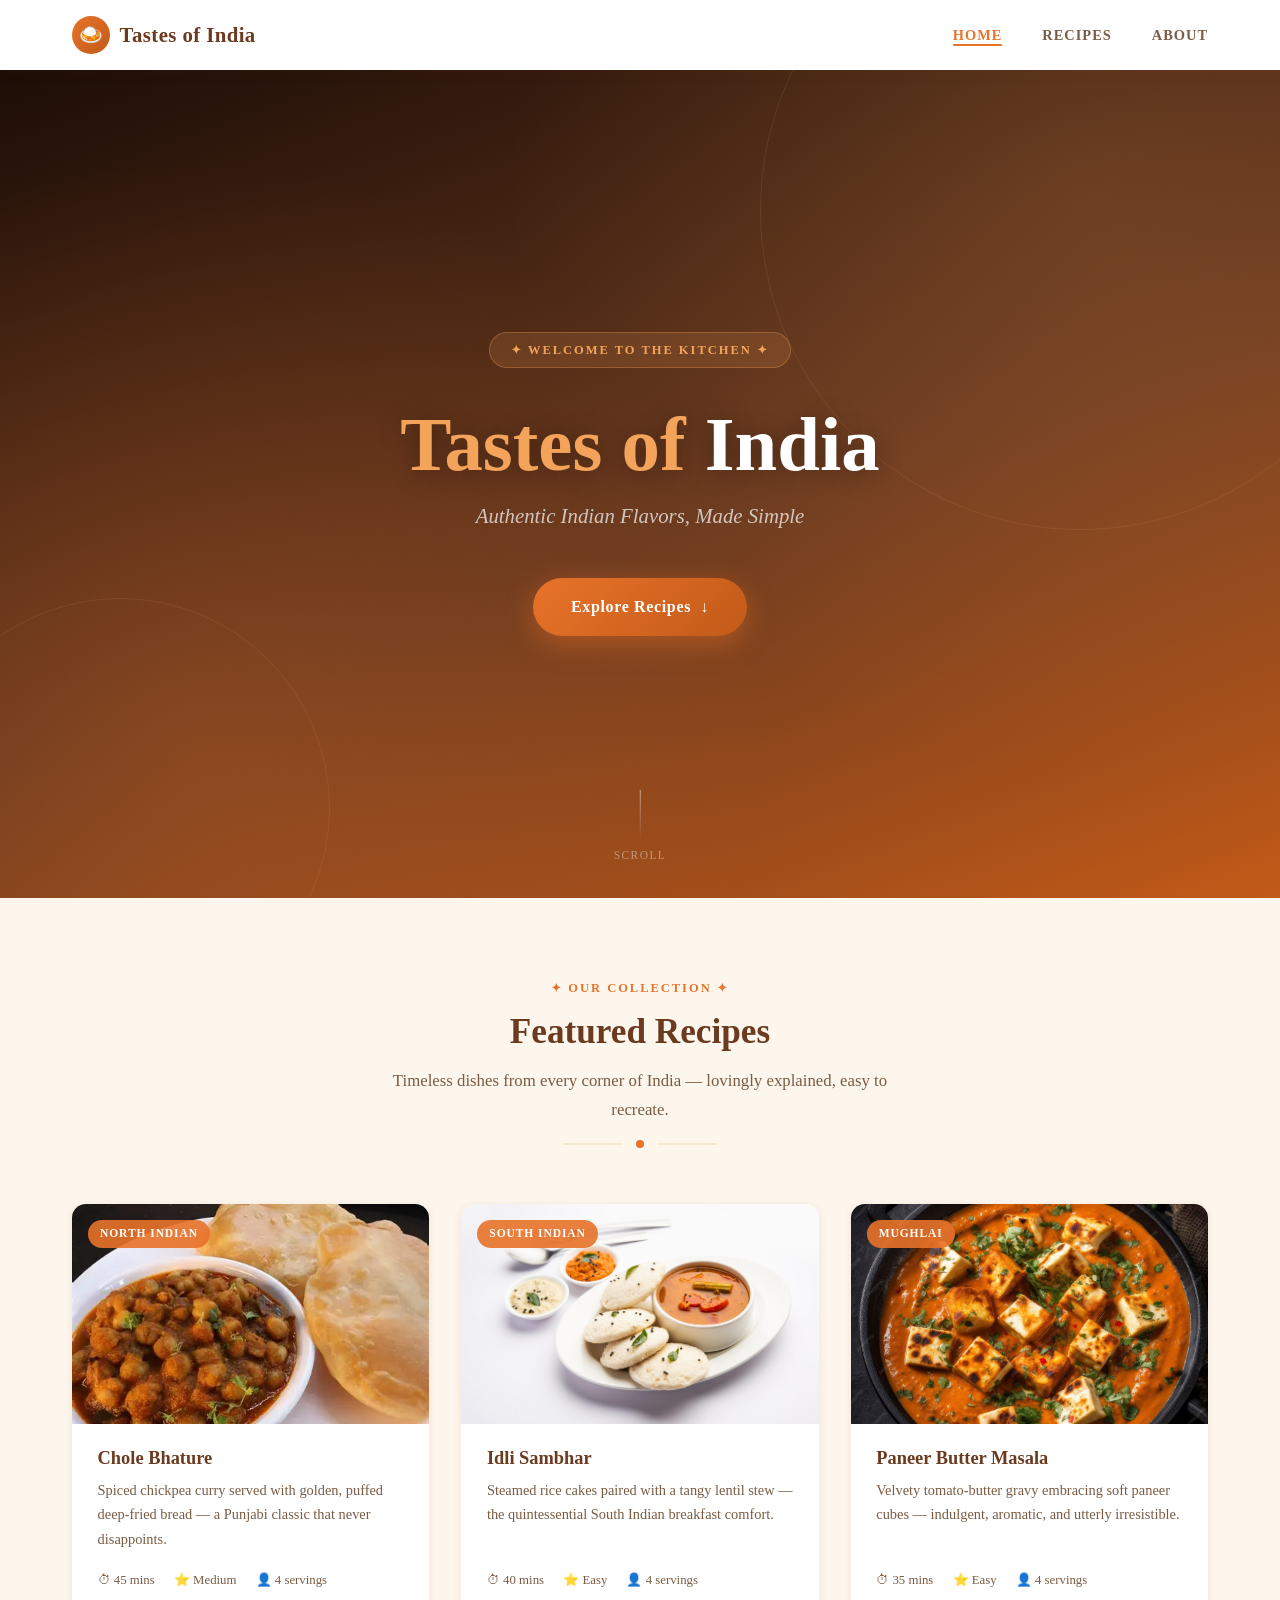
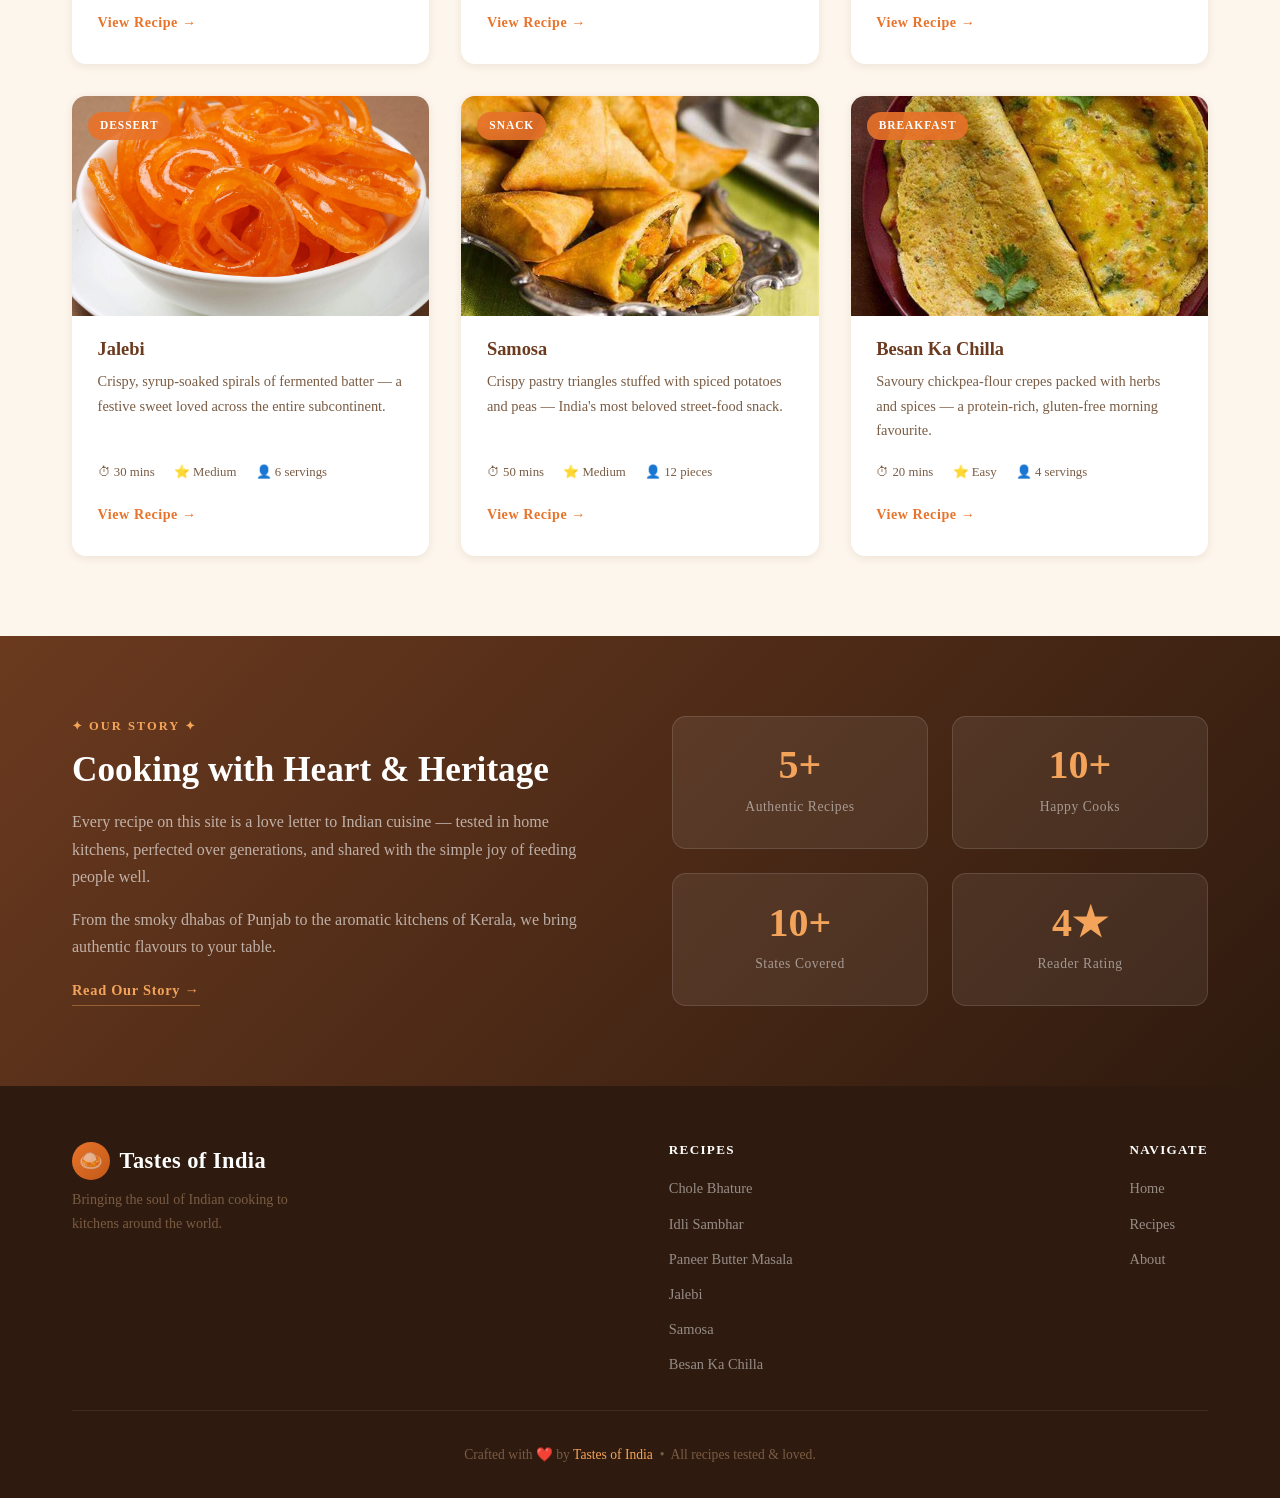
<file: index.html>
<!DOCTYPE html>
<html lang="en">
<head>
  <meta charset="UTF-8" />
  <meta name="viewport" content="width=device-width, initial-scale=1.0" />
  <title>Tastes of India – Authentic Indian Recipes</title>
  <link rel="stylesheet" href="css/styles.css" />
</head>
<body>

  <!-- ===== NAVBAR ===== -->
  <nav class="navbar">
    <div class="nav-inner">
      <a href="index.html" class="nav-logo">
        <div class="logo-icon">🍛</div>
        <span class="logo-text">Tastes of India</span>
      </a>
      <ul class="nav-links">
        <li><a href="index.html" class="active">Home</a></li>
        <li><a href="#recipes">Recipes</a></li>
        <li><a href="about.html">About</a></li>
      </ul>
    </div>
  </nav>

  <!-- ===== HERO ===== -->
  <section class="hero">
    <div class="hero-bg-pattern"></div>
    <div class="hero-content">
      <span class="hero-badge">✦ Welcome to the Kitchen ✦</span>
      <h1><span>Tastes of</span> India</h1>
      <p class="hero-tagline">Authentic Indian Flavors, Made Simple</p>
      <a href="#recipes" class="hero-cta">
        Explore Recipes &nbsp;↓
      </a>
    </div>
    <div class="hero-scroll">
      <div class="scroll-line"></div>
      <span>Scroll</span>
    </div>
  </section>

  <!-- ===== RECIPE CARDS ===== -->
  <section class="recipes-section" id="recipes">
    <div class="container">
      <div class="section-header">
        <span class="section-eyebrow">✦ Our Collection ✦</span>
        <h2>Featured Recipes</h2>
        <p>Timeless dishes from every corner of India — lovingly explained, easy to recreate.</p>
        <div class="divider">
          <div class="divider-line"></div>
          <div class="divider-dot"></div>
          <div class="divider-line"></div>
        </div>
      </div>

      <div class="recipe-grid">

        <!-- Chole Bhature -->
        <article class="recipe-card">
          <div class="card-img-wrap">
          <img src="images/chole.jpg" alt="Chole Bhature" />            
          <span class="card-badge">North Indian</span>
          </div>
          <div class="card-body">
            <h3>Chole Bhature</h3>
            <p>Spiced chickpea curry served with golden, puffed deep-fried bread — a Punjabi classic that never disappoints.</p>
            <div class="card-meta">
              <span>⏱ 45 mins</span>
              <span>⭐ Medium</span>
              <span>👤 4 servings</span>
            </div>
            <a href="chole.html" class="card-link">View Recipe →</a>
          </div>
        </article>

        <!-- Idli Sambhar -->
        <article class="recipe-card">
          <div class="card-img-wrap">
            <img src="images/idli.jpg" alt="Idli Sambhar" />
            <span class="card-badge">South Indian</span>
          </div>
          <div class="card-body">
            <h3>Idli Sambhar</h3>
            <p>Steamed rice cakes paired with a tangy lentil stew — the quintessential South Indian breakfast comfort.</p>
            <div class="card-meta">
              <span>⏱ 40 mins</span>
              <span>⭐ Easy</span>
              <span>👤 4 servings</span>
            </div>
            <a href="idli.html" class="card-link">View Recipe →</a>
          </div>
        </article>

        <!-- Paneer Butter Masala -->
        <article class="recipe-card">
          <div class="card-img-wrap">
            <img src="images/paneer.jpg" alt="Paneer Butter Masala" />
            <span class="card-badge">Mughlai</span>
          </div>
          <div class="card-body">
            <h3>Paneer Butter Masala</h3>
            <p>Velvety tomato-butter gravy embracing soft paneer cubes — indulgent, aromatic, and utterly irresistible.</p>
            <div class="card-meta">
              <span>⏱ 35 mins</span>
              <span>⭐ Easy</span>
              <span>👤 4 servings</span>
            </div>
            <a href="paneer.html" class="card-link">View Recipe →</a>
          </div>
        </article>

        <!-- Jalebi -->
        <article class="recipe-card">
          <div class="card-img-wrap">
          <img src="images/jalebi.jpg" alt="Jalebi" />
            <span class="card-badge">Dessert</span>
          </div>
          <div class="card-body">
            <h3>Jalebi</h3>
            <p>Crispy, syrup-soaked spirals of fermented batter — a festive sweet loved across the entire subcontinent.</p>
            <div class="card-meta">
              <span>⏱ 30 mins</span>
              <span>⭐ Medium</span>
              <span>👤 6 servings</span>
            </div>
            <a href="jalebi.html" class="card-link">View Recipe →</a>
          </div>
        </article>

        <!-- Samosa -->
        <article class="recipe-card">
          <div class="card-img-wrap">
          <img src="images/samosa.jpg" alt="Samosa" />
            <span class="card-badge">Snack</span>
          </div>
          <div class="card-body">
            <h3>Samosa</h3>
            <p>Crispy pastry triangles stuffed with spiced potatoes and peas — India's most beloved street-food snack.</p>
            <div class="card-meta">
              <span>⏱ 50 mins</span>
              <span>⭐ Medium</span>
              <span>👤 12 pieces</span>
            </div>
            <a href="samosa.html" class="card-link">View Recipe →</a>
          </div>
        </article>

        <!-- Besan Ka Chilla -->
        <article class="recipe-card">
          <div class="card-img-wrap">
            <img src="images/chilla.jpg" alt="Besan Chilla" />
            <span class="card-badge">Breakfast</span>
          </div>
          <div class="card-body">
            <h3>Besan Ka Chilla</h3>
            <p>Savoury chickpea-flour crepes packed with herbs and spices — a protein-rich, gluten-free morning favourite.</p>
            <div class="card-meta">
              <span>⏱ 20 mins</span>
              <span>⭐ Easy</span>
              <span>👤 4 servings</span>
            </div>
            <a href="chilla.html" class="card-link">View Recipe →</a>
          </div>
        </article>

      </div><!-- /recipe-grid -->
    </div>
  </section>

  <!-- ===== ABOUT STRIP ===== -->
  <div class="about-strip">
    <div class="about-strip-inner">
      <div class="about-text">
        <span class="section-eyebrow">✦ Our Story ✦</span>
        <h2>Cooking with Heart &amp; Heritage</h2>
        <p>Every recipe on this site is a love letter to Indian cuisine — tested in home kitchens, perfected over generations, and shared with the simple joy of feeding people well.</p>
        <p>From the smoky dhabas of Punjab to the aromatic kitchens of Kerala, we bring authentic flavours to your table.</p>
        <a href="about.html" class="about-link">Read Our Story →</a>
      </div>
      <div class="about-stats">
        <div class="stat-card">
          <span class="stat-num">5+</span>
          <span class="stat-label">Authentic Recipes</span>
        </div>
        <div class="stat-card">
          <span class="stat-num">10+</span>
          <span class="stat-label">Happy Cooks</span>
        </div>
        <div class="stat-card">
          <span class="stat-num">10+</span>
          <span class="stat-label">States Covered</span>
        </div>
        <div class="stat-card">
          <span class="stat-num">4★</span>
          <span class="stat-label">Reader Rating</span>
        </div>
      </div>
    </div>
  </div>

  <!-- ===== FOOTER ===== -->
  <footer class="footer">
    <div class="footer-inner">
      <div class="footer-top">
        <div class="footer-logo">
          <div class="nav-logo">
            <div class="logo-icon">🍛</div>
            <span class="logo-text">Tastes of India</span>
          </div>
          <p>Bringing the soul of Indian cooking to kitchens around the world.</p>
        </div>
        <div class="footer-links">
          <h4>Recipes</h4>
          <ul>
            <li><a href="chole.html">Chole Bhature</a></li>
            <li><a href="idli.html">Idli Sambhar</a></li>
            <li><a href="paneer.html">Paneer Butter Masala</a></li>
            <li><a href="jalebi.html">Jalebi</a></li>
            <li><a href="samosa.html">Samosa</a></li>
            <li><a href="chilla.html">Besan Ka Chilla</a></li>
          </ul>
        </div>
        <div class="footer-links">
          <h4>Navigate</h4>
          <ul>
            <li><a href="index.html">Home</a></li>
            <li><a href="#recipes">Recipes</a></li>
            <li><a href="about.html">About</a></li>
          </ul>
        </div>
      </div>
      <div class="footer-bottom">
        <p>Crafted with ❤️ by <span>Tastes of India</span> &nbsp;•&nbsp; All recipes tested &amp; loved.</p>
      </div>
    </div>
  </footer>

</body>
</html>
</file>
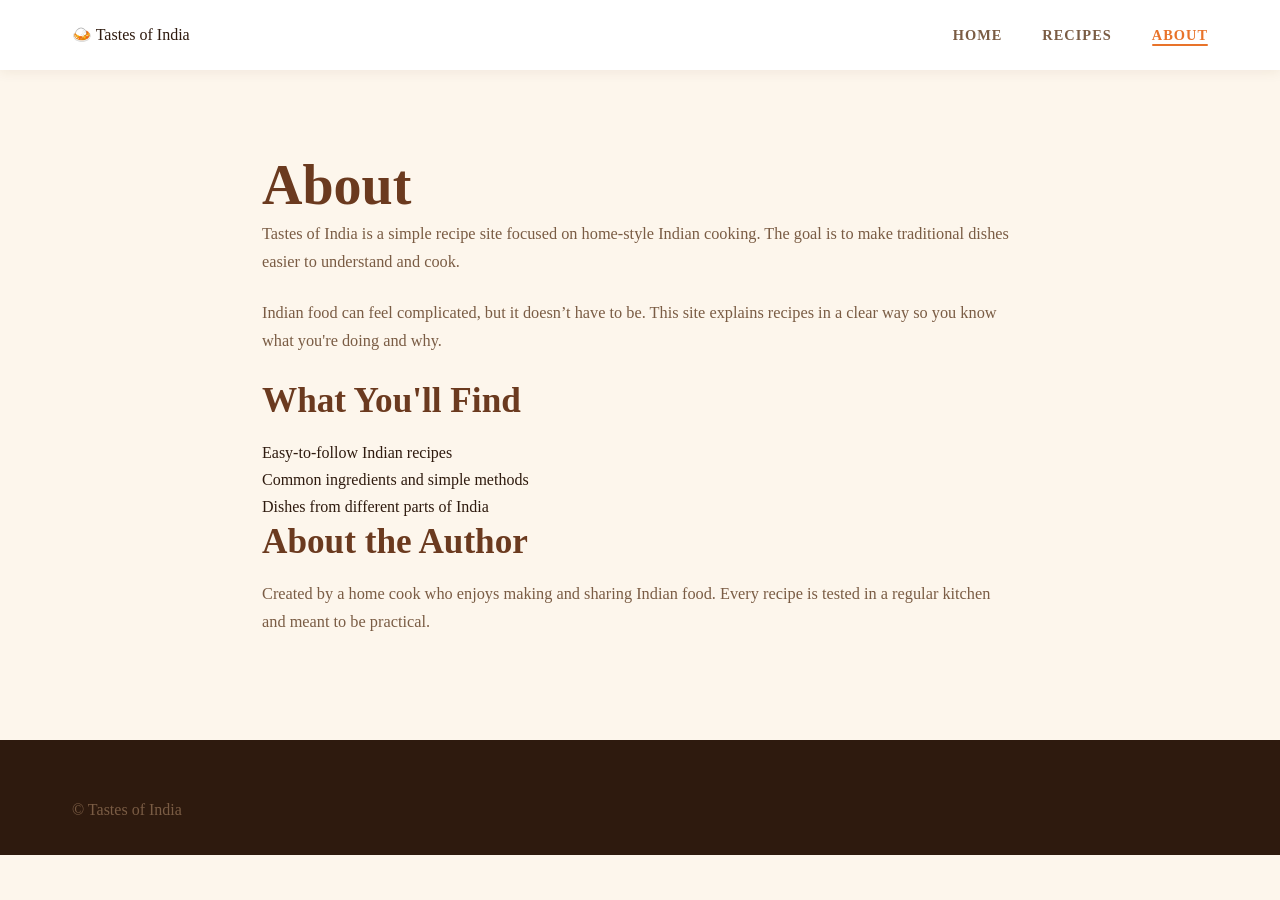
<file: about.html>
<!DOCTYPE html>
<html lang="en">
<head>
  <meta charset="UTF-8" />
  <meta name="viewport" content="width=device-width, initial-scale=1.0" />
  <title>About – Tastes of India</title>
  <link rel="stylesheet" href="css/styles.css" />
</head>
<body>

  <!-- NAVBAR -->
  <nav class="navbar">
    <div class="nav-inner">
      <a href="index.html" class="nav-logo">
        <span>🍛 Tastes of India</span>
      </a>
      <ul class="nav-links">
        <li><a href="index.html">Home</a></li>
        <li><a href="index.html#recipes">Recipes</a></li>
        <li><a href="about.html" class="active">About</a></li>
      </ul>
    </div>
  </nav>

  <!-- ABOUT -->
  <div class="about-content">
    <h1>About</h1>

    <p>
      Tastes of India is a simple recipe site focused on home-style Indian cooking. 
      The goal is to make traditional dishes easier to understand and cook.
    </p>

    <p>
      Indian food can feel complicated, but it doesn’t have to be. 
      This site explains recipes in a clear way so you know what you're doing and why.
    </p>

    <h2>What You'll Find</h2>
    <ul>
      <li>Easy-to-follow Indian recipes</li>
      <li>Common ingredients and simple methods</li>
      <li>Dishes from different parts of India</li>
    </ul>

    <h2>About the Author</h2>
    <p>
      Created by a home cook who enjoys making and sharing Indian food. 
      Every recipe is tested in a regular kitchen and meant to be practical.
    </p>
  </div>

  <!-- FOOTER -->
  <footer class="footer">
    <div class="footer-inner">
      <p>© Tastes of India</p>
    </div>
  </footer>

</body>
</html>
</file>
<file: css/styles.css>
/* ===========================
   TASTES OF INDIA - styles.css
   =========================== */

/* ---- CSS Variables ---- */
:root {
  --cream:       #FDF6EC;
  --cream-dark:  #F5E8D0;
  --orange:      #E8732A;
  --orange-light:#F4A45A;
  --orange-dark: #C25A18;
  --brown:       #6B3A1F;
  --brown-light: #A0622A;
  --text:        #2E1A0E;
  --text-muted:  #7A5C44;
  --white:       #FFFFFF;
  --shadow-sm:   0 2px 8px rgba(107,58,31,0.10);
  --shadow-md:   0 6px 24px rgba(107,58,31,0.16);
  --shadow-lg:   0 16px 48px rgba(107,58,31,0.22);
  --radius:      14px;
  --radius-sm:   8px;
  --transition:  0.3s cubic-bezier(0.4,0,0.2,1);
}

/* ---- Reset & Base ---- */
*, *::before, *::after { box-sizing: border-box; margin: 0; padding: 0; }
html { scroll-behavior: smooth; }
body {
  font-family: 'Georgia', 'Times New Roman', serif;
  background: var(--cream);
  color: var(--text);
  line-height: 1.7;
  font-size: 16px;
}
img { display: block; width: 100%; height: auto; object-fit: cover; }
a { text-decoration: none; color: inherit; }
ul { list-style: none; }

/* ---- Typography ---- */
h1, h2, h3, h4 {
  font-family: 'Palatino Linotype', 'Book Antiqua', Palatino, serif;
  color: var(--brown);
  line-height: 1.25;
}
h1 { font-size: clamp(2rem, 5vw, 3.5rem); }
h2 { font-size: clamp(1.5rem, 3vw, 2.2rem); }
h3 { font-size: clamp(1.1rem, 2vw, 1.4rem); }
p  { color: var(--text-muted); }


/* ==============================
   NAVBAR
   ============================== */
.navbar {
  background: var(--white);
  box-shadow: 0 2px 12px rgba(107,58,31,0.08);
  position: sticky;
  top: 0;
  z-index: 100;
}
.nav-inner {
  max-width: 1200px;
  margin: 0 auto;
  padding: 0 2rem;
  display: flex;
  align-items: center;
  justify-content: space-between;
  height: 70px;
}
.nav-logo { display: flex; align-items: center; gap: 0.6rem; }
.nav-logo .logo-icon {
  width: 38px; height: 38px;
  background: linear-gradient(135deg, var(--orange), var(--orange-dark));
  border-radius: 50%;
  display: flex; align-items: center; justify-content: center;
  font-size: 1.2rem;
}
.nav-logo .logo-text {
  font-family: 'Palatino Linotype', Palatino, serif;
  font-size: 1.3rem;
  font-weight: 700;
  color: var(--brown);
  letter-spacing: 0.02em;
}
.nav-links { display: flex; gap: 2.5rem; align-items: center; }
.nav-links a {
  font-size: 0.9rem;
  font-weight: 600;
  color: var(--text-muted);
  letter-spacing: 0.07em;
  text-transform: uppercase;
  position: relative;
  padding-bottom: 3px;
  transition: color var(--transition);
}
.nav-links a::after {
  content: '';
  position: absolute;
  left: 0; bottom: 0;
  width: 0; height: 2px;
  background: var(--orange);
  border-radius: 2px;
  transition: width var(--transition);
}
.nav-links a:hover,
.nav-links a.active { color: var(--orange); }
.nav-links a:hover::after,
.nav-links a.active::after { width: 100%; }


/* ==============================
   HERO SECTION
   ============================== */
.hero {
  position: relative;
  min-height: 92vh;
  display: flex;
  align-items: center;
  justify-content: center;
  overflow: hidden;
  background: linear-gradient(160deg, #1C0D06 0%, #6B3A1F 55%, #C25A18 100%);
}
.hero-bg-pattern {
  position: absolute; inset: 0;
  background-image:
    radial-gradient(circle at 15% 80%, rgba(232,115,42,0.22) 0%, transparent 45%),
    radial-gradient(circle at 85% 15%, rgba(244,164,90,0.15) 0%, transparent 45%);
  pointer-events: none;
}
.hero-bg-pattern::before, .hero-bg-pattern::after {
  content: '';
  position: absolute;
  border-radius: 50%;
  border: 1px solid rgba(244,164,90,0.12);
}
.hero-bg-pattern::before { width: 640px; height: 640px; top: -180px; right: -120px; }
.hero-bg-pattern::after  { width: 420px; height: 420px; bottom: -120px; left: -90px; }

.hero-content {
  position: relative; z-index: 2;
  text-align: center;
  padding: 2rem;
  max-width: 800px;
}
.hero-badge {
  display: inline-block;
  background: rgba(244,164,90,0.15);
  border: 1px solid rgba(244,164,90,0.3);
  color: var(--orange-light);
  font-size: 0.78rem; font-weight: 700;
  letter-spacing: 0.16em; text-transform: uppercase;
  padding: 0.4rem 1.3rem;
  border-radius: 50px;
  margin-bottom: 1.8rem;
}
.hero h1 {
  color: var(--white);
  font-size: clamp(2.6rem, 6vw, 4.8rem);
  margin-bottom: 0.3rem;
  text-shadow: 0 2px 24px rgba(0,0,0,0.35);
}
.hero h1 span { color: var(--orange-light); }
.hero-tagline {
  font-size: clamp(1rem, 2.2vw, 1.3rem);
  color: rgba(255,255,255,0.7);
  margin-bottom: 2.8rem;
  font-style: italic;
}
.hero-cta {
  display: inline-flex; align-items: center; gap: 0.6rem;
  background: linear-gradient(135deg, var(--orange), var(--orange-dark));
  color: var(--white);
  padding: 0.95rem 2.4rem;
  border-radius: 50px;
  font-size: 1rem; font-weight: 700; letter-spacing: 0.04em;
  box-shadow: 0 8px 28px rgba(232,115,42,0.45);
  transition: transform var(--transition), box-shadow var(--transition);
}
.hero-cta:hover {
  transform: translateY(-4px);
  box-shadow: 0 16px 38px rgba(232,115,42,0.55);
  color: var(--white);
}
.hero-scroll {
  position: absolute; bottom: 2rem; left: 50%; transform: translateX(-50%);
  display: flex; flex-direction: column; align-items: center; gap: 0.4rem;
  color: rgba(255,255,255,0.4);
  font-size: 0.72rem; letter-spacing: 0.12em; text-transform: uppercase; z-index: 2;
}
.scroll-line {
  width: 1px; height: 50px;
  background: linear-gradient(to bottom, rgba(255,255,255,0.5), transparent);
}


/* ==============================
   SECTION COMMON
   ============================== */
section { padding: 5rem 0; }
.container { max-width: 1200px; margin: 0 auto; padding: 0 2rem; }
.section-header { text-align: center; margin-bottom: 3.5rem; }
.section-eyebrow {
  display: block;
  font-size: 0.78rem; font-weight: 700;
  letter-spacing: 0.16em; text-transform: uppercase;
  color: var(--orange); margin-bottom: 0.7rem;
}
.section-header h2 { margin-bottom: 0.8rem; }
.section-header p { max-width: 520px; margin: 0 auto; font-size: 1.05rem; }
.divider { display: flex; align-items: center; justify-content: center; gap: 0.8rem; margin: 1rem auto 0; }
.divider-line { width: 60px; height: 2px; background: var(--cream-dark); border-radius: 2px; }
.divider-dot  { width: 8px; height: 8px; background: var(--orange); border-radius: 50%; }


/* ==============================
   RECIPE GRID (HOME)
   ============================== */
.recipes-section { background: var(--cream); }
.recipe-grid {
  display: grid;
  grid-template-columns: repeat(3, 1fr);
  gap: 2rem;
}
.recipe-card {
  background: var(--white);
  border-radius: var(--radius);
  overflow: hidden;
  box-shadow: var(--shadow-sm);
  transition: transform var(--transition), box-shadow var(--transition);
  display: flex; flex-direction: column;
}
.recipe-card:hover { transform: translateY(-8px); box-shadow: var(--shadow-lg); }
.card-img-wrap { position: relative; height: 220px; overflow: hidden; }
.card-img-wrap img {
  width: 100%; height: 100%; object-fit: cover;
  transition: transform 0.6s ease;
}
.recipe-card:hover .card-img-wrap img { transform: scale(1.08); }
.card-badge {
  position: absolute; top: 1rem; left: 1rem;
  background: rgba(232,115,42,0.9);
  color: var(--white);
  font-size: 0.72rem; font-weight: 700; letter-spacing: 0.08em; text-transform: uppercase;
  padding: 0.25rem 0.75rem; border-radius: 50px;
}
.card-body {
  padding: 1.4rem 1.6rem 1.8rem;
  flex: 1; display: flex; flex-direction: column;
}
.card-body h3 { font-size: 1.15rem; margin-bottom: 0.5rem; color: var(--brown); }
.card-body p  { font-size: 0.9rem; color: var(--text-muted); margin-bottom: 1.2rem; flex: 1; }
.card-meta {
  display: flex; gap: 1.2rem;
  font-size: 0.8rem; color: var(--text-muted); margin-bottom: 1.2rem;
}
.card-meta span { display: flex; align-items: center; gap: 0.3rem; }
.card-link {
  display: inline-flex; align-items: center; gap: 0.4rem;
  color: var(--orange);
  font-weight: 700; font-size: 0.88rem; letter-spacing: 0.04em;
  transition: gap var(--transition), color var(--transition);
}
.card-link:hover { gap: 0.75rem; color: var(--orange-dark); }


/* ==============================
   ABOUT STRIP (HOME)
   ============================== */
.about-strip {
  background: linear-gradient(135deg, var(--brown) 0%, #2E1A0E 100%);
  padding: 5rem 0;
}
.about-strip-inner {
  max-width: 1200px; margin: 0 auto; padding: 0 2rem;
  display: grid; grid-template-columns: 1fr 1fr; gap: 4rem; align-items: center;
}
.about-text .section-eyebrow { color: var(--orange-light); }
.about-text h2 { color: var(--white); margin-bottom: 1rem; }
.about-text p  { color: rgba(255,255,255,0.62); font-size: 1rem; margin-bottom: 1rem; }
.about-link {
  display: inline-flex; align-items: center; gap: 0.5rem;
  color: var(--orange-light); font-weight: 700; font-size: 0.9rem; letter-spacing: 0.05em;
  border-bottom: 1px solid rgba(244,164,90,0.4); padding-bottom: 2px;
  transition: border-color var(--transition), color var(--transition);
}
.about-link:hover { color: var(--white); border-color: var(--white); }
.about-stats { display: grid; grid-template-columns: 1fr 1fr; gap: 1.5rem; }
.stat-card {
  background: rgba(255,255,255,0.07);
  border: 1px solid rgba(255,255,255,0.12);
  border-radius: var(--radius); padding: 1.8rem 1.5rem; text-align: center;
  transition: background var(--transition);
}
.stat-card:hover { background: rgba(255,255,255,0.12); }
.stat-num {
  display: block; font-size: 2.5rem; font-weight: 700;
  color: var(--orange-light);
  font-family: 'Palatino Linotype', Palatino, serif;
  line-height: 1; margin-bottom: 0.4rem;
}
.stat-label { font-size: 0.85rem; color: rgba(255,255,255,0.5); letter-spacing: 0.04em; }


/* ==============================
   FOOTER
   ============================== */
.footer { background: var(--text); color: rgba(255,255,255,0.5); padding: 3.5rem 0 2rem; }
.footer-inner { max-width: 1200px; margin: 0 auto; padding: 0 2rem; }
.footer-top {
  display: flex; justify-content: space-between; align-items: flex-start; gap: 2rem;
  padding-bottom: 2rem;
  border-bottom: 1px solid rgba(255,255,255,0.08);
  margin-bottom: 2rem;
}
.footer-logo .logo-text { color: var(--white); font-size: 1.4rem; }
.footer-logo p { font-size: 0.88rem; margin-top: 0.5rem; max-width: 260px; }
.footer-links h4 {
  color: var(--white); font-size: 0.82rem;
  letter-spacing: 0.1em; text-transform: uppercase; margin-bottom: 1rem;
}
.footer-links ul { display: flex; flex-direction: column; gap: 0.5rem; }
.footer-links a { font-size: 0.9rem; transition: color var(--transition); }
.footer-links a:hover { color: var(--orange-light); }
.footer-bottom { text-align: center; font-size: 0.85rem; color: rgba(255,255,255,0.3); }
.footer-bottom span { color: var(--orange-light); }


/* ==============================
   RECIPE PAGE LAYOUT
   ============================== */
.recipe-hero {
  background: linear-gradient(160deg, #1C0D06 0%, #6B3A1F 100%);
  padding: 4rem 0 0;
}
.recipe-hero-inner {
  max-width: 1200px; margin: 0 auto; padding: 0 2rem;
  display: grid; grid-template-columns: 1fr 1fr;
  gap: 4rem; align-items: end;
}
.recipe-hero-text { padding-bottom: 4rem; }
.breadcrumb {
  display: flex; align-items: center; gap: 0.5rem;
  font-size: 0.82rem; color: rgba(255,255,255,0.42); margin-bottom: 1.2rem;
}
.breadcrumb a { transition: color var(--transition); }
.breadcrumb a:hover { color: var(--orange-light); }
.breadcrumb-sep { color: rgba(255,255,255,0.22); }
.recipe-hero-text h1 { color: var(--white); font-size: clamp(2rem, 4vw, 3.2rem); margin-bottom: 1rem; }
.recipe-hero-text .tagline {
  color: rgba(255,255,255,0.62); font-size: 1.05rem;
  font-style: italic; margin-bottom: 2rem;
}
.recipe-quick-info { display: flex; flex-wrap: wrap; gap: 1rem; }
.info-pill {
  display: flex; align-items: center; gap: 0.5rem;
  background: rgba(255,255,255,0.1);
  border: 1px solid rgba(255,255,255,0.14);
  border-radius: 50px; padding: 0.45rem 1rem;
  font-size: 0.85rem; color: rgba(255,255,255,0.8);
}
.info-pill .pill-icon { font-size: 1rem; }
.info-pill .pill-label { color: rgba(255,255,255,0.42); font-size: 0.73rem; display: block; }
.info-pill .pill-value { color: var(--white); font-weight: 600; font-size: 0.88rem; display: block; line-height: 1.2; }
.recipe-hero-img {
  position: relative; height: 420px;
  border-radius: var(--radius) var(--radius) 0 0;
  overflow: hidden; box-shadow: var(--shadow-lg);
}
.recipe-hero-img img { width: 100%; height: 100%; object-fit: cover; }

/* Recipe body */
.recipe-body { background: var(--cream); padding: 4rem 0 5rem; }
.recipe-body-inner {
  max-width: 1200px; margin: 0 auto; padding: 0 2rem;
  display: grid; grid-template-columns: 320px 1fr;
  gap: 3rem; align-items: start;
}
.ingredients-panel {
  background: var(--white); border-radius: var(--radius);
  padding: 2rem; box-shadow: var(--shadow-sm);
  position: sticky; top: 90px;
}
.panel-title {
  font-size: 0.85rem; font-weight: 700;
  letter-spacing: 0.1em; text-transform: uppercase;
  color: var(--orange); margin-bottom: 1.5rem;
  padding-bottom: 0.8rem; border-bottom: 2px solid var(--cream-dark);
}
.ingredients-list li {
  display: flex; align-items: flex-start; gap: 0.7rem;
  padding: 0.6rem 0; border-bottom: 1px solid var(--cream-dark);
  font-size: 0.93rem; color: var(--text);
}
.ingredients-list li:last-child { border-bottom: none; }
.ing-dot {
  width: 7px; height: 7px; background: var(--orange);
  border-radius: 50%; flex-shrink: 0; margin-top: 0.55rem;
}

/* Instructions */
.instructions-wrap h2 { font-size: 1.6rem; margin-bottom: 2rem; }
.step {
  display: grid; grid-template-columns: 56px 1fr;
  gap: 1.5rem; margin-bottom: 2.5rem; align-items: start;
}
.step-num {
  width: 56px; height: 56px;
  background: linear-gradient(135deg, var(--orange), var(--orange-dark));
  color: var(--white); border-radius: 50%;
  display: flex; align-items: center; justify-content: center;
  font-size: 1.2rem; font-weight: 700; flex-shrink: 0;
  box-shadow: 0 4px 14px rgba(232,115,42,0.35);
}
.step-content h3 { font-size: 1.05rem; color: var(--brown); margin-bottom: 0.4rem; }
.step-content p  { font-size: 0.95rem; color: var(--text-muted); line-height: 1.75; }

/* Tips box */
.tips-box {
  background: linear-gradient(135deg, #FFF9F3, #FFF2E2);
  border: 1.5px solid rgba(232,115,42,0.18);
  border-left: 4px solid var(--orange);
  border-radius: var(--radius-sm);
  padding: 1.5rem 1.8rem; margin-top: 2.5rem;
}
.tips-box h4 {
  color: var(--orange-dark); font-size: 0.92rem; font-weight: 700;
  letter-spacing: 0.07em; text-transform: uppercase; margin-bottom: 0.8rem;
}
.tips-box ul { list-style: disc; padding-left: 1.3rem; }
.tips-box ul li { color: var(--text-muted); font-size: 0.92rem; margin-bottom: 0.4rem; }


/* ==============================
   ABOUT PAGE
   ============================== */
.about-page-hero {
  background: linear-gradient(160deg, #1C0D06 0%, #6B3A1F 100%);
  padding: 6rem 2rem; text-align: center;
}
.about-page-hero h1 { color: var(--white); margin-bottom: 1rem; }
.about-page-hero p  { color: rgba(255,255,255,0.65); max-width: 520px; margin: 0 auto; font-size: 1.1rem; }
.about-content { max-width: 820px; margin: 0 auto; padding: 5rem 2rem; }
.about-content h2 { margin-bottom: 1rem; }
.about-content p  { margin-bottom: 1.5rem; font-size: 1.02rem; }
.about-values {
  display: grid; grid-template-columns: repeat(3, 1fr); gap: 1.5rem;
  margin: 2.5rem 0;
}
.value-card {
  background: var(--white); border-radius: var(--radius);
  padding: 1.8rem 1.5rem; text-align: center;
  box-shadow: var(--shadow-sm);
  transition: transform var(--transition), box-shadow var(--transition);
}
.value-card:hover { transform: translateY(-5px); box-shadow: var(--shadow-md); }
.value-icon { font-size: 2.2rem; margin-bottom: 0.8rem; }
.value-card h3 { font-size: 1rem; margin-bottom: 0.5rem; }
.value-card p  { font-size: 0.88rem; }


/* ==============================
   RESPONSIVE
   ============================== */
@media (max-width: 1024px) {
  .recipe-grid { grid-template-columns: repeat(2, 1fr); }
  .about-strip-inner { grid-template-columns: 1fr; gap: 3rem; }
  .recipe-hero-inner { grid-template-columns: 1fr; }
  .recipe-hero-img { height: 300px; border-radius: var(--radius); margin-bottom: 2rem; order: -1; }
  .recipe-hero-text { padding-bottom: 2rem; }
  .recipe-body-inner { grid-template-columns: 1fr; }
  .ingredients-panel { position: static; }
  .about-values { grid-template-columns: 1fr 1fr; }
}
@media (max-width: 768px) {
  .nav-links { gap: 1.5rem; }
  .recipe-grid { grid-template-columns: 1fr; max-width: 440px; margin: 0 auto; }
  .hero { min-height: 80vh; }
  .footer-top { flex-direction: column; gap: 2.5rem; }
  .about-stats { grid-template-columns: 1fr 1fr; }
  .step { grid-template-columns: 44px 1fr; gap: 1rem; }
  .step-num { width: 44px; height: 44px; font-size: 1rem; }
  .about-values { grid-template-columns: 1fr; }
}
@media (max-width: 540px) {
  .nav-links { display: none; }
  .recipe-quick-info { gap: 0.7rem; }
  .info-pill { padding: 0.35rem 0.75rem; font-size: 0.8rem; }
}
</file>
